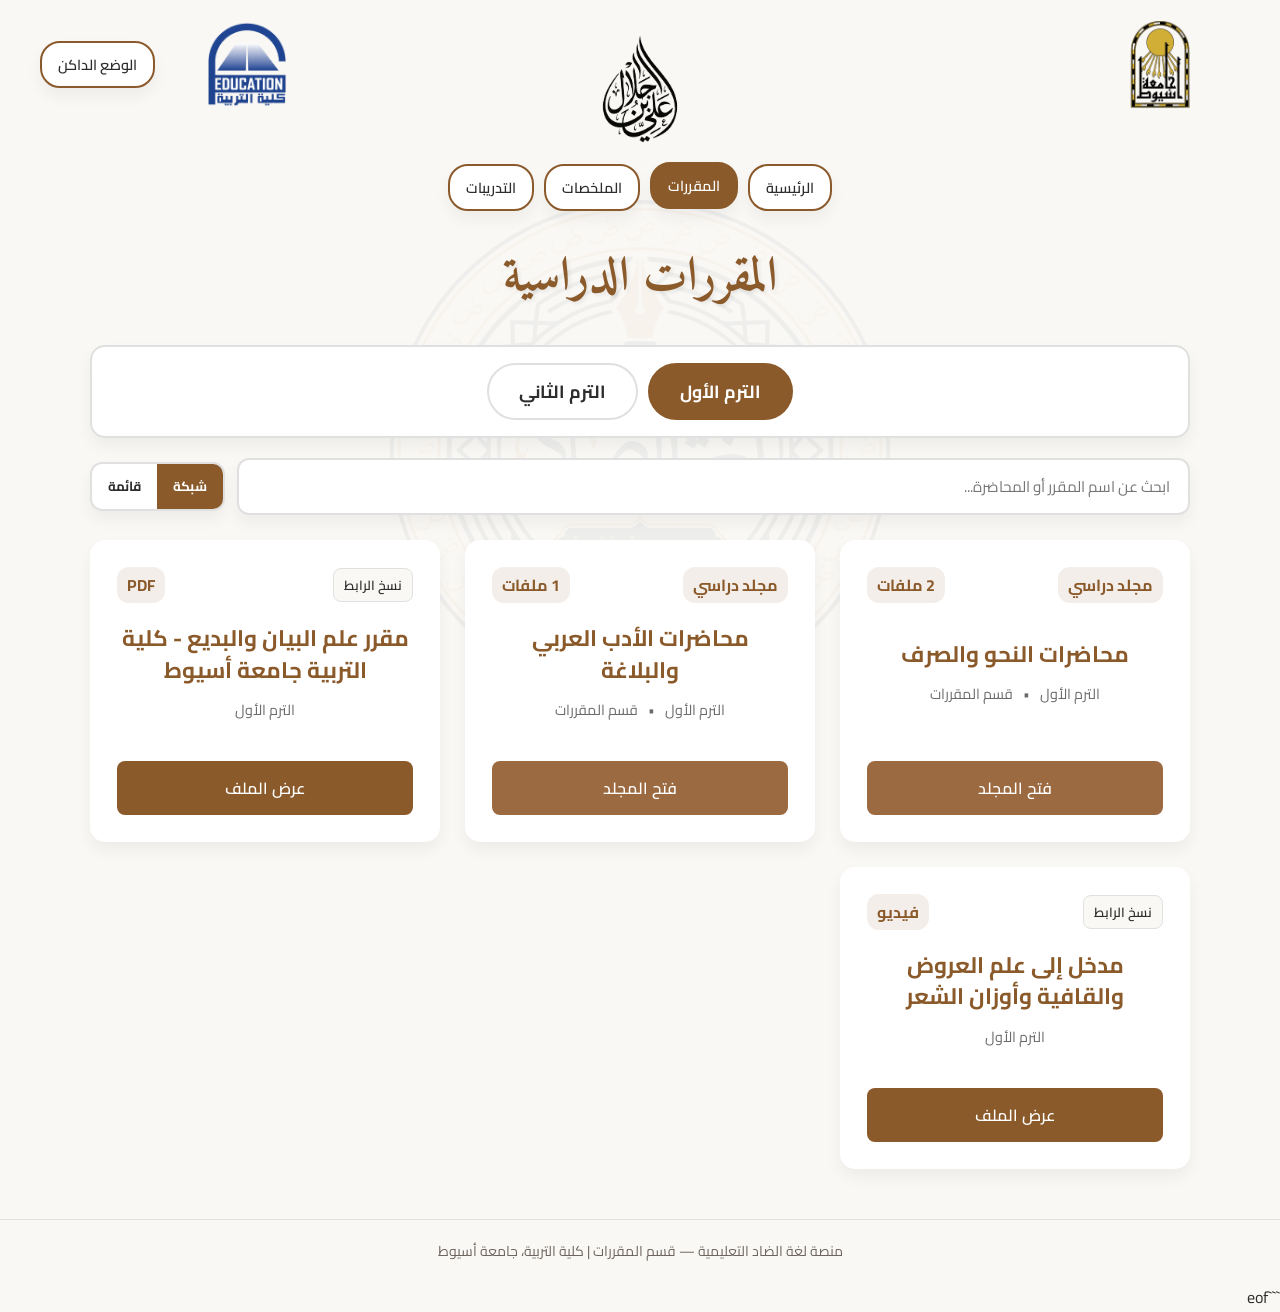
<file: courses.html>
<!DOCTYPE html>
<html lang="ar" dir="rtl">
<head>
    <meta charset="UTF-8">
    <meta name="viewport" content="width=device-width, initial-scale=1.0">
    <title>المقررات الدراسية - منصة لغة الضاد</title>
    <link rel="preconnect" href="https://fonts.googleapis.com">
    <link rel="preconnect" href="https://fonts.gstatic.com" crossorigin>
    <link href="https://fonts.googleapis.com/css2?family=Amiri:ital,wght@0,400;0,700;1,400;1,700&family=Cairo:wght@400;600;800&display=swap" rel="stylesheet">
    <style>

        :root {
            --bg-color: #FAF8F5;
            --text-color: #2D2D2D;
            --text-muted: #6E655F;
            --primary-color: #8B5A2B;
            --primary-hover: #6F451E;
            --primary-soft: rgba(139, 90, 43, 0.1);
            --secondary-color: #9C6A41; 
            --secondary-soft: rgba(156, 106, 65, 0.12);
            --danger-color: #D32F2F;
            --danger-soft: rgba(211, 47, 47, 0.1);
            --warning-color: #D97706;
            --info-color: #0284C7;
            --box-bg: #FFFFFF;
            --input-bg: #FAF8F5;
            --box-shadow: 0 8px 16px rgba(0,0,0,0.05);
            --box-shadow-hover: 0 12px 24px rgba(139, 90, 43, 0.15);
            --transition: all 0.3s ease;
            --border-color: #E0E0E0;
        }

        body.dark-mode {
            --bg-color: #121212; 
            --text-color: #F0F0F0;
            --text-muted: #A8A096;
            --primary-color: #D4A373;
            --primary-hover: #E5B88B;
            --primary-soft: rgba(212, 163, 115, 0.14);
            --secondary-color: #E5B88B;
            --secondary-soft: rgba(229, 184, 139, 0.15);
            --danger-color: #EF5350;
            --danger-soft: rgba(239, 83, 80, 0.15);
            --warning-color: #F59E0B;
            --info-color: #38BDF8;
            --box-bg: #1E1E1E;
            --input-bg: #161616;
            --box-shadow: 0 8px 16px rgba(0,0,0,0.4);
            --box-shadow-hover: 0 14px 28px rgba(0,0,0,0.65);
            --border-color: #383838;
        }

        * {
            box-sizing: border-box;
            margin: 0;
            padding: 0;
        }

        body::before {
            content: "";
            position: fixed;
            top: 50%;
            left: 50%;
            transform: translate(-50%, -50%);
            width: 500px;
            height: 500px;
            background-image: url('dd11.png');
            background-size: contain;
            background-repeat: no-repeat;
            background-position: center;
            opacity: 0.05;
            z-index: -1;
            pointer-events: none;
        }

        body.dark-mode::before {
            opacity: 0.03;
        }

        body {
            font-family: 'Cairo', sans-serif;
            background-color: var(--bg-color);
            color: var(--text-color);
            transition: var(--transition);
            min-height: 100vh;
            display: flex;
            flex-direction: column;
            position: relative;
            overflow-x: hidden;
        }

        .site-header {
            padding: 20px 40px;
            display: flex;
            justify-content: space-between;
            align-items: center;
            position: relative;
            z-index: 20;
            min-height: 120px;
        }

        .right-section {
            display: flex;
            align-items: center;
            gap: 15px;
        }

        .left-section {
            display: flex;
            align-items: center;
            gap: 12px;
            flex-wrap: wrap;
        }

        .logo-uni {
            position: absolute;
            top: 20px;
            right: 40px;
            width: 160px;
            height: auto;
            z-index: 10;
        }

        .logo-college {
            width: 160px;
            height: auto;
        }

        .logo-user-container {
            display: flex;
            flex-direction: column;
            align-items: center;
            justify-content: center;
            position: absolute;
            top: 18px;
            left: 50%;
            transform: translateX(-50%);
            z-index: 10;
            cursor: pointer;
        }

        .logo-user {
            width: 260px;
            height: auto;
            object-fit: contain;
            transition: var(--transition);
        }

        body.dark-mode .logo-user.invert-dark {
            filter: invert(1) brightness(1.85) drop-shadow(0 2px 8px rgba(212,163,115,0.25));
        }

        .theme-btn, .btn {
            background-color: var(--box-bg);
            color: var(--text-color);
            border: 2px solid var(--primary-color);
            padding: 8px 16px;
            border-radius: 20px;
            font-family: 'Cairo', sans-serif;
            font-weight: 600;
            cursor: pointer;
            transition: var(--transition);
            box-shadow: var(--box-shadow);
            font-size: 0.9rem;
            text-decoration: none;
            display: inline-flex;
            align-items: center;
            justify-content: center;
            gap: 6px;
        }

        .theme-btn:hover, .btn:hover, .btn.active-nav {
            background-color: var(--primary-color);
            color: #fff;
            transform: translateY(-2px);
        }

        .btn-danger-outline {
            border-color: var(--danger-color);
            color: var(--danger-color);
        }
        .btn-danger-outline:hover {
            background-color: var(--danger-color);
            color: #fff;
        }

        .top-nav-pills {
            display: flex;
            justify-content: center;
            gap: 10px;
            flex-wrap: wrap;
            margin: 35px auto 15px;
            padding: 0 20px;
            position: relative;
            z-index: 18;
        }

        .container {
            max-width: 1140px;
            width: 100%;
            margin: 0 auto;
            padding: 10px 20px 50px;
            position: relative;
            z-index: 15;
            flex: 1;
        }

        .page-title {
            font-family: 'Amiri', serif;
            font-size: 3rem;
            text-align: center;
            color: var(--primary-color);
            margin-bottom: 25px;
            text-shadow: 2px 2px 4px rgba(0,0,0,0.08);
        }

        .filter-bar-box {
            background-color: var(--box-bg);
            border: 2px solid var(--border-color);
            border-radius: 15px;
            padding: 16px 20px;
            box-shadow: var(--box-shadow);
            margin-bottom: 20px;
            display: flex;
            justify-content: center; /* توسيط تبويبات الترم */
            align-items: center;
            flex-wrap: wrap;
            gap: 14px;
        }

        .tabs-group {
            display: flex;
            gap: 10px;
            flex-wrap: wrap;
            align-items: center;
        }

        .tab-btn {
            background-color: transparent;
            border: 2px solid var(--border-color);
            color: var(--text-color);
            padding: 10px 30px;
            border-radius: 30px;
            font-size: 1.1rem;
            font-weight: bold;
            cursor: pointer;
            transition: var(--transition);
            font-family: inherit;
            display: inline-flex;
            align-items: center;
            gap: 8px;
        }

        .tab-btn:hover {
            border-color: var(--primary-color);
        }

        .tab-btn.active {
            background-color: var(--primary-color);
            border-color: var(--primary-color);
            color: #fff;
        }

        .search-toolbar {
            display: flex;
            gap: 12px;
            margin-bottom: 25px;
            flex-wrap: wrap;
            align-items: center;
        }

        .search-box {
            flex: 1;
            min-width: 240px;
            position: relative;
        }

        .search-box input {
            width: 100%;
            padding: 12px 18px;
            border-radius: 12px;
            border: 2px solid var(--border-color);
            background-color: var(--box-bg);
            color: var(--text-color);
            font-family: inherit;
            font-size: 0.95rem;
            box-shadow: var(--box-shadow);
            transition: var(--transition);
        }

        .search-box input:focus {
            border-color: var(--primary-color);
            outline: none;
        }

        .view-toggle {
            display: flex;
            background-color: var(--box-bg);
            border: 2px solid var(--border-color);
            border-radius: 12px;
            overflow: hidden;
            box-shadow: var(--box-shadow);
        }

        .view-toggle button {
            border: none;
            background: transparent;
            color: var(--text-color);
            padding: 10px 16px;
            font-family: inherit;
            font-weight: 700;
            cursor: pointer;
            transition: var(--transition);
        }

        .view-toggle button.active {
            background-color: var(--primary-color);
            color: #fff;
        }

        .folder-breadcrumb {
            background-color: var(--primary-soft);
            border: 2px solid var(--primary-color);
            border-radius: 12px;
            padding: 12px 20px;
            margin-bottom: 22px;
            display: none;
            justify-content: space-between;
            align-items: center;
            flex-wrap: wrap;
            gap: 10px;
        }

        .content-grid {
            display: grid;
            grid-template-columns: repeat(auto-fill, minmax(300px, 1fr));
            gap: 25px;
        }

        .content-grid.list-view {
            grid-template-columns: 1fr;
        }

        .card {
            background-color: var(--box-bg);
            border-radius: 15px;
            padding: 25px;
            box-shadow: var(--box-shadow);
            border: 2px solid transparent;
            transition: var(--transition);
            display: flex;
            flex-direction: column;
            justify-content: space-between;
            position: relative;
        }

        .content-grid.list-view .card {
            flex-direction: row;
            align-items: center;
            gap: 20px;
            flex-wrap: wrap;
        }

        .card:hover {
            transform: translateY(-6px);
            border-color: var(--primary-color);
            box-shadow: var(--box-shadow-hover);
        }

        .card-top-bar {
            display: flex;
            justify-content: space-between;
            align-items: center;
            margin-bottom: 14px;
            gap: 8px;
        }

        .content-grid.list-view .card-top-bar {
            margin-bottom: 0;
            order: 2;
        }

        .icon-actions {
            display: flex;
            gap: 6px;
        }

        .icon-btn {
            padding: 4px 10px;
            border-radius: 8px;
            border: 1px solid var(--border-color);
            background-color: var(--input-bg);
            color: var(--text-color);
            cursor: pointer;
            display: inline-flex;
            align-items: center;
            justify-content: center;
            font-size: 0.82rem;
            font-family: inherit;
            font-weight: 600;
            transition: var(--transition);
        }

        .icon-btn:hover {
            border-color: var(--primary-color);
            color: var(--primary-color);
            transform: scale(1.07);
        }

        .card-center {
            text-align: center;
            margin: 6px 0 18px;
        }

        .content-grid.list-view .card-center {
            text-align: right;
            display: flex;
            align-items: center;
            gap: 16px;
            margin: 0;
            flex: 1;
        }

        .card-title {
            font-size: 1.4rem;
            margin-bottom: 10px;
            color: var(--primary-color);
            font-weight: bold;
            line-height: 1.4;
        }

        .card-meta {
            font-size: 0.9rem;
            opacity: 0.7;
            margin-bottom: 20px;
            display: flex;
            justify-content: center;
            gap: 10px;
            flex-wrap: wrap;
        }

        .content-grid.list-view .card-meta {
            justify-content: flex-start;
        }

        .meta-pill {
            background-color: var(--primary-soft);
            color: var(--primary-color);
            padding: 3px 10px;
            border-radius: 12px;
            font-weight: 700;
        }

        .view-btn {
            background-color: var(--primary-color);
            color: #fff;
            padding: 12px;
            text-align: center;
            border-radius: 8px;
            text-decoration: none;
            font-weight: 600;
            transition: var(--transition);
            display: block;
            border: none;
            width: 100%;
            cursor: pointer;
            font-family: inherit;
            font-size: 1rem;
        }

        .content-grid.list-view .view-btn {
            width: auto;
            min-width: 150px;
            order: 3;
        }

        .view-btn:hover {
            background-color: var(--primary-hover);
        }

        .folder-view-btn {
            background-color: var(--secondary-color);
        }
        .folder-view-btn:hover {
            opacity: 0.92;
        }

        .empty-state {
            grid-column: 1 / -1;
            text-align: center;
            padding: 55px 20px;
            background-color: var(--box-bg);
            border: 2px dashed var(--border-color);
            border-radius: 15px;
            color: var(--text-muted);
            font-size: 1.1rem;
            font-weight: 600;
        }

        .modal-backdrop {
            position: fixed;
            inset: 0;
            background: rgba(0,0,0,0.65);
            backdrop-filter: blur(3px);
            display: none;
            justify-content: center;
            align-items: center;
            z-index: 9000;
            padding: 20px;
        }

        .modal-card {
            background-color: var(--box-bg);
            border: 2px solid var(--primary-color);
            border-radius: 16px;
            padding: 28px;
            max-width: 480px;
            width: 100%;
            box-shadow: var(--box-shadow-hover);
        }

        .modal-card h3 {
            color: var(--primary-color);
            margin-bottom: 18px;
            font-size: 1.35rem;
            border-bottom: 2px solid var(--border-color);
            padding-bottom: 10px;
        }

        footer.site-footer {
            text-align: center;
            padding: 18px;
            font-size: 0.88rem;
            color: var(--text-muted);
            border-top: 1px solid var(--border-color);
            margin-top: auto;
            position: relative;
            z-index: 15;
        }

        @media (max-width: 768px) {
            .site-header { padding: 15px 18px; min-height: 95px; }
            .logo-uni, .logo-college { width: 90px; top: 15px; }
            .logo-uni { right: 15px; }
            .logo-user { width: 170px; top: 60px;}
            .page-title { font-size: 2.3rem; margin-bottom: 20px; }
            .top-nav-pills { margin-top: 25px; }
            .theme-btn, .btn { padding: 6px 12px; font-size: 0.82rem; }
        }

    </style>
</head>
<body>


    <header class="site-header">
        <div class="right-section">
            <img src="una11.png" alt="شعار جامعة أسيوط" class="logo-uni" title="جامعة أسيوط">
        </div>

        <div class="logo-user-container" onclick="goToPage('index.html')" title="العودة للرئيسية - منصة لغة الضاد">
            <img src="lord11.png" id="platformCenterLogo" alt="شعار علي جلال" class="logo-user invert-dark">
        </div>

        <div class="left-section">
            <img src="edu11.png" alt="شعار كلية التربية" class="logo-college" title="كلية التربية - جامعة أسيوط">
            <button type="button" id="themeToggleBtn" class="theme-btn">الوضع الداكن</button>
        </div>
    </header>

    <nav class="top-nav-pills" aria-label="التنقل الرئيسي">
        <button type="button" onclick="goToPage('index.html')" class="btn">الرئيسية</button>
        <button type="button" onclick="goToPage('courses.html')" class="btn active-nav">المقررات</button>
        <button type="button" onclick="goToPage('summaries.html')" class="btn">الملخصات</button>
        <button type="button" onclick="goToPage('exercises.html')" class="btn">التدريبات</button>
    </nav>


    <div class="container">
        <h1 class="page-title">المقررات الدراسية</h1>

        <div class="filter-bar-box">
            <div class="tabs-group">
                <button type="button" class="tab-btn active" id="term1Btn" onclick="setTerm('الترم الأول')">الترم الأول</button>
                <button type="button" class="tab-btn" id="term2Btn" onclick="setTerm('الترم الثاني')">الترم الثاني</button>
            </div>
        </div>

        <div class="search-toolbar">
            <div class="search-box">
                <input type="text" id="searchInput" placeholder="ابحث عن اسم المقرر أو المحاضرة..." oninput="renderSectionContent()">
            </div>

            <div class="view-toggle">
                <button type="button" id="gridViewBtn" class="active" onclick="setViewMode('grid')">شبكة</button>
                <button type="button" id="listViewBtn" onclick="setViewMode('list')">قائمة</button>
            </div>
        </div>

        <div class="folder-breadcrumb" id="folderBreadcrumb">
            <div>
                <span style="font-weight:800; color:var(--primary-color);">المجلد المفتوح: </span>
                <span id="activeFolderTitle" style="font-weight:700;"></span>
            </div>
            <button type="button" class="btn btn-danger-outline" onclick="closeFolderView()">← العودة للقائمة الرئيسية</button>
        </div>

        <div class="content-grid" id="mainContentGrid"></div>
    </div>

    <footer class="site-footer">
        منصة لغة الضاد التعليمية — قسم المقررات | كلية التربية، جامعة أسيوط
    </footer>

    <script>

        const STORAGE_KEYS = {
            FOLDERS: 'lughat_folders_v2',
            FILES: 'lughat_files_v2',
            SETTINGS: 'lughat_settings_v2'
        };

        const DEFAULT_FOLDERS = [
            { id: 'fld_1', name: 'محاضرات النحو والصرف', section: 'المقررات', term: 'الترم الأول', order: 1 },
            { id: 'fld_2', name: 'محاضرات الأدب العربي والبلاغة', section: 'المقررات', term: 'الترم الأول', order: 2 },
            { id: 'fld_3', name: 'محاضرات فقه اللغة والصوتيات', section: 'المقررات', term: 'الترم الثاني', order: 1 }
        ];

        const DEFAULT_FILES = [
            { id: 'fil_1', name: 'كتاب النحو الوافي - باب المبتدأ والخبر وتطبيقاته', link: 'https://drive.google.com/', section: 'المقررات', term: 'الترم الأول', folder: 'محاضرات النحو والصرف', type: 'PDF', order: 1 },
            { id: 'fil_2', name: 'شرح كان وأخواتها وإن وأخواتها بالتفصيل', link: 'https://drive.google.com/', section: 'المقررات', term: 'الترم الأول', folder: 'محاضرات النحو والصرف', type: 'فيديو', order: 2 },
            { id: 'fil_3', name: 'تاريخ الأدب الجاهلي وخصائص القصيدة العربية', link: 'https://drive.google.com/', section: 'المقررات', term: 'الترم الأول', folder: 'محاضرات الأدب العربي والبلاغة', type: 'PDF', order: 1 },
            { id: 'fil_4', name: 'مقرر علم البيان والبديع - كلية التربية جامعة أسيوط', link: 'https://drive.google.com/', section: 'المقررات', term: 'الترم الأول', folder: 'الرئيسية', type: 'PDF', order: 1 },
            { id: 'fil_5', name: 'مدخل إلى علم العروض والقافية وأوزان الشعر', link: 'https://drive.google.com/', section: 'المقررات', term: 'الترم الأول', folder: 'الرئيسية', type: 'فيديو', order: 2 },
            { id: 'fil_6', name: 'فقه اللغة العربية وخصائص الأصوات والمعاجم', link: 'https://drive.google.com/', section: 'المقررات', term: 'الترم الثاني', folder: 'محاضرات فقه اللغة والصوتيات', type: 'PDF', order: 1 },
            { id: 'fil_7', name: 'الأدب الإسلامي والأموي - تحليل نصوص مختارة', link: 'https://drive.google.com/', section: 'المقررات', term: 'الترم الثاني', folder: 'الرئيسية', type: 'PDF', order: 1 },
            { id: 'fil_8', name: 'المنصوبات والمجرورات في النحو العربي', link: 'https://drive.google.com/', section: 'المقررات', term: 'الترم الثاني', folder: 'الرئيسية', type: 'فيديو', order: 2 }
        ];

        const DEFAULT_SETTINGS = {
            logoUrl: '',
            adminEmail: 'ail112glal@gmail.com',
            welcomeSubtitle: 'أهلاً بك يا مالك الأكاديمية العظيم'
        };

        function safeGet(key, fallback) {
            try {
                const raw = localStorage.getItem(key);
                return raw ? JSON.parse(raw) : fallback;
            } catch (e) {
                return fallback;
            }
        }

        function safeSet(key, val) {
            try {
                localStorage.setItem(key, JSON.stringify(val));
            } catch (e) {}
        }

        function normalizeSection(sec) {
            if (sec === 'التلخيصات' || sec === 'الملخصات') return 'الملخصات';
            return sec;
        }

        function initStorageData() {
            if (!safeGet(STORAGE_KEYS.FOLDERS, null)) safeSet(STORAGE_KEYS.FOLDERS, DEFAULT_FOLDERS);
            if (!safeGet(STORAGE_KEYS.FILES, null)) safeSet(STORAGE_KEYS.FILES, DEFAULT_FILES);
            if (!safeGet(STORAGE_KEYS.SETTINGS, null)) safeSet(STORAGE_KEYS.SETTINGS, DEFAULT_SETTINGS);
        }

        initStorageData();

        window.goToPage = function(targetPage) {
            window.location.href = targetPage;
        };

        window.showToast = function(message, isError = false) {
            const msg = document.createElement('div');
            const bg = isError ? 'var(--danger-color)' : 'var(--secondary-color)';
            msg.style.cssText = `position:fixed; top:20px; left:20px; background:${bg}; color:white; padding:13px 22px; border-radius:12px; z-index:9999; box-shadow: 0 8px 20px rgba(0,0,0,0.22); font-weight:700; font-family:'Cairo',sans-serif; transition: opacity 0.4s;`;
            msg.innerText = message;
            document.body.appendChild(msg);
            setTimeout(() => {
                msg.style.opacity = '0';
                setTimeout(() => msg.remove(), 400);
            }, 2800);
        };

        function applySharedHeaderAndTheme() {
            const body = document.body;
            const themeBtn = document.getElementById('themeToggleBtn');
            let savedTheme = 'light';
            try { savedTheme = localStorage.getItem('theme') || 'light'; } catch(e) {}

            if (savedTheme === 'dark') {
                body.classList.add('dark-mode');
                if (themeBtn) themeBtn.textContent = 'الوضع الفاتح';
            } else {
                body.classList.remove('dark-mode');
                if (themeBtn) themeBtn.textContent = 'الوضع الداكن';
            }

            if (themeBtn) {
                themeBtn.onclick = () => {
                    body.classList.toggle('dark-mode');
                    const isDark = body.classList.contains('dark-mode');
                    try { localStorage.setItem('theme', isDark ? 'dark' : 'light'); } catch(e) {}
                    themeBtn.textContent = isDark ? 'الوضع الفاتح' : 'الوضع الداكن';
                };
            }

            const settings = safeGet(STORAGE_KEYS.SETTINGS, DEFAULT_SETTINGS);
            const userLogoEl = document.getElementById('platformCenterLogo');
            if (userLogoEl && settings && settings.logoUrl && settings.logoUrl.trim() !== '') {
                userLogoEl.src = settings.logoUrl;
                userLogoEl.classList.remove('invert-dark');
            }
        }

        const CURRENT_SECTION = 'المقررات';
        let currentTerm = 'الترم الأول';
        let currentFolder = 'الرئيسية';
        let viewMode = 'grid';

        window.setTerm = function(term) {
            currentTerm = term;
            currentFolder = 'الرئيسية';
            document.getElementById('term1Btn').classList.toggle('active', term === 'الترم الأول');
            document.getElementById('term2Btn').classList.toggle('active', term === 'الترم الثاني');
            renderSectionContent();
        };

        window.setViewMode = function(mode) {
            viewMode = mode;
            const grid = document.getElementById('mainContentGrid');
            grid.classList.toggle('list-view', mode === 'list');
            document.getElementById('gridViewBtn').classList.toggle('active', mode === 'grid');
            document.getElementById('listViewBtn').classList.toggle('active', mode === 'list');
        };

        window.openFolderView = function(folderName) {
            currentFolder = folderName;
            renderSectionContent();
        };

        window.closeFolderView = function() {
            currentFolder = 'الرئيسية';
            renderSectionContent();
        };

        window.copyItemLink = function(link, name) {
            if (navigator.clipboard && navigator.clipboard.writeText) {
                navigator.clipboard.writeText(link).then(() => {
                    showToast(`تم نسخ رابط "${name}" بنجاح`);
                }).catch(() => {
                    showToast(`الرابط: ${link}`);
                });
            } else {
                showToast(`الرابط: ${link}`);
            }
        };

        window.renderSectionContent = function() {
            const allFolders = safeGet(STORAGE_KEYS.FOLDERS, DEFAULT_FOLDERS);
            const allFiles = safeGet(STORAGE_KEYS.FILES, DEFAULT_FILES);
            const query = (document.getElementById('searchInput').value || '').trim().toLowerCase();

            const breadcrumb = document.getElementById('folderBreadcrumb');
            if (currentFolder !== 'الرئيسية') {
                breadcrumb.style.display = 'flex';
                document.getElementById('activeFolderTitle').textContent = currentFolder;
            } else {
                breadcrumb.style.display = 'none';
            }

            const grid = document.getElementById('mainContentGrid');
            grid.innerHTML = '';

            let foldersToShow = [];
            let filesToShow = [];

            if (currentFolder !== 'الرئيسية') {
                filesToShow = allFiles.filter(f =>
                    normalizeSection(f.section) === CURRENT_SECTION &&
                    f.term === currentTerm &&
                    f.folder === currentFolder &&
                    (!query || f.name.toLowerCase().includes(query))
                );
            } else {
                foldersToShow = allFolders.filter(f =>
                    normalizeSection(f.section) === CURRENT_SECTION &&
                    f.term === currentTerm &&
                    (!query || f.name.toLowerCase().includes(query))
                );
                filesToShow = allFiles.filter(f =>
                    normalizeSection(f.section) === CURRENT_SECTION &&
                    f.term === currentTerm &&
                    (query ? f.name.toLowerCase().includes(query) : (!f.folder || f.folder === 'الرئيسية'))
                );
            }

            // الفرز بالترتيب الافتراضي دائماً (order)
            foldersToShow.sort((a, b) => (Number(a.order) || 0) - (Number(b.order) || 0));
            filesToShow.sort((a, b) => (Number(a.order) || 0) - (Number(b.order) || 0));

            if (foldersToShow.length === 0 && filesToShow.length === 0) {
                grid.innerHTML = `<div class="empty-state">لا توجد عناصر مطابقة في ${currentTerm} حالياً. يمكنك إضافة محتوى جديد من لوحة التحكم.</div>`;
                return;
            }

            foldersToShow.forEach(folder => {
                const insideCount = allFiles.filter(f =>
                    normalizeSection(f.section) === CURRENT_SECTION &&
                    f.term === currentTerm &&
                    f.folder === folder.name
                ).length;

                const card = document.createElement('div');
                card.className = 'card';
                card.innerHTML = `
                    <div class="card-top-bar">
                        <span class="meta-pill">مجلد دراسي</span>
                        <span class="meta-pill">${insideCount} ملفات</span>
                    </div>
                    <div class="card-center">
                        <div>
                            <div class="card-title">${folder.name}</div>
                            <div class="card-meta">
                                <span>${folder.term}</span>
                                <span>•</span>
                                <span>قسم ${CURRENT_SECTION}</span>
                            </div>
                        </div>
                    </div>
                    <button type="button" class="view-btn folder-view-btn" data-folder="">فتح المجلد</button>
                `;
                card.querySelector('button').onclick = () => openFolderView(folder.name);
                grid.appendChild(card);
            });

            filesToShow.forEach(file => {
                const card = document.createElement('div');
                card.className = 'card';
                card.innerHTML = `
                    <div class="card-top-bar">
                        <div class="icon-actions">
                            <button type="button" class="icon-btn" title="نسخ الرابط" data-copy="${file.id}">نسخ الرابط</button>
                        </div>
                        <span class="meta-pill">${file.type || 'PDF'}</span>
                    </div>
                    <div class="card-center">
                        <div>
                            <div class="card-title">${file.name}</div>
                            <div class="card-meta">
                                <span>${file.term}</span>
                                ${file.folder && file.folder !== 'الرئيسية' ? `<span>• ${file.folder}</span>` : ''}
                            </div>
                        </div>
                    </div>
                    <a href="${file.link}" target="_blank" rel="noopener noreferrer" class="view-btn">عرض الملف</a>
                `;
                card.querySelector('[data-copy]').onclick = () => copyItemLink(file.link, file.name);
                grid.appendChild(card);
            });
        };

        applySharedHeaderAndTheme();
        renderSectionContent();
    </script>
</body>
</html>
```eof
</file>
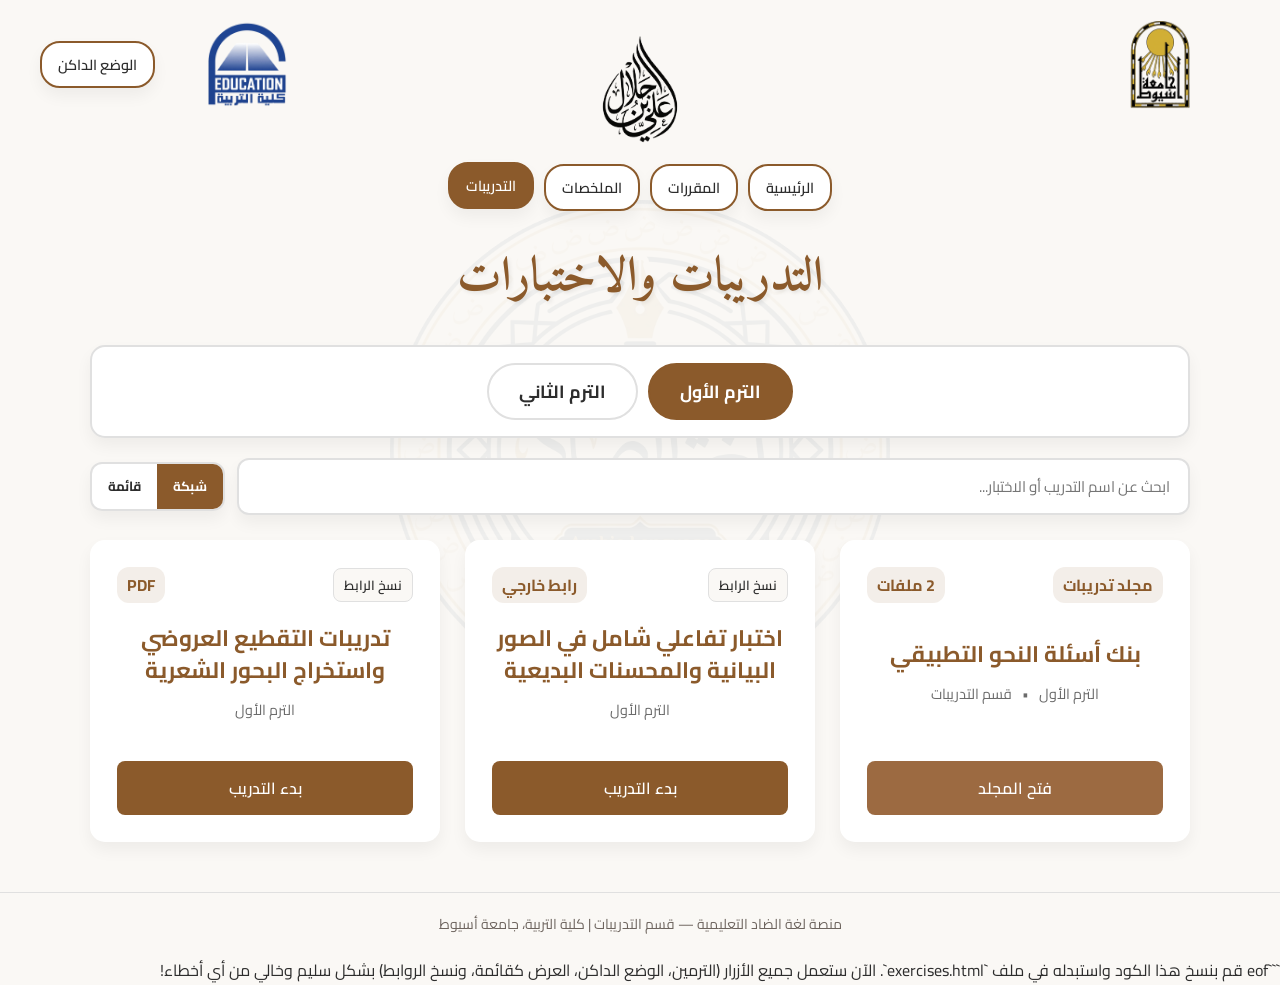
<file: exercises.html>
<!DOCTYPE html>
<html lang="ar" dir="rtl">
<head>
    <meta charset="UTF-8">
    <meta name="viewport" content="width=device-width, initial-scale=1.0">
    <title>التدريبات والاختبارات - منصة لغة الضاد</title>
    <link rel="preconnect" href="https://fonts.googleapis.com">
    <link rel="preconnect" href="https://fonts.gstatic.com" crossorigin>
    <link href="https://fonts.googleapis.com/css2?family=Amiri:ital,wght@0,400;0,700;1,400;1,700&family=Cairo:wght@400;600;800&display=swap" rel="stylesheet">
    <style>

        :root {
            --bg-color: #FAF8F5;
            --text-color: #2D2D2D;
            --text-muted: #6E655F;
            --primary-color: #8B5A2B;
            --primary-hover: #6F451E;
            --primary-soft: rgba(139, 90, 43, 0.1);
            --secondary-color: #9C6A41; 
            --secondary-soft: rgba(156, 106, 65, 0.12);
            --danger-color: #D32F2F;
            --danger-soft: rgba(211, 47, 47, 0.1);
            --warning-color: #D97706;
            --info-color: #0284C7;
            --box-bg: #FFFFFF;
            --input-bg: #FAF8F5;
            --box-shadow: 0 8px 16px rgba(0,0,0,0.05);
            --box-shadow-hover: 0 12px 24px rgba(139, 90, 43, 0.15);
            --transition: all 0.3s ease;
            --border-color: #E0E0E0;
        }

        body.dark-mode {
            --bg-color: #121212; 
            --text-color: #F0F0F0;
            --text-muted: #A8A096;
            --primary-color: #D4A373;
            --primary-hover: #E5B88B;
            --primary-soft: rgba(212, 163, 115, 0.14);
            --secondary-color: #E5B88B;
            --secondary-soft: rgba(229, 184, 139, 0.15);
            --danger-color: #EF5350;
            --danger-soft: rgba(239, 83, 80, 0.15);
            --warning-color: #F59E0B;
            --info-color: #38BDF8;
            --box-bg: #1E1E1E;
            --input-bg: #161616;
            --box-shadow: 0 8px 16px rgba(0,0,0,0.4);
            --box-shadow-hover: 0 14px 28px rgba(0,0,0,0.65);
            --border-color: #383838;
        }

        * {
            box-sizing: border-box;
            margin: 0;
            padding: 0;
        }

        body::before {
            content: "";
            position: fixed;
            top: 50%;
            left: 50%;
            transform: translate(-50%, -50%);
            width: 500px;
            height: 500px;
            background-image: url('dd11.png');
            background-size: contain;
            background-repeat: no-repeat;
            background-position: center;
            opacity: 0.05;
            z-index: -1;
            pointer-events: none;
        }

        body.dark-mode::before {
            opacity: 0.03;
        }

        body {
            font-family: 'Cairo', sans-serif;
            background-color: var(--bg-color);
            color: var(--text-color);
            transition: var(--transition);
            min-height: 100vh;
            display: flex;
            flex-direction: column;
            position: relative;
            overflow-x: hidden;
        }

        .site-header {
            padding: 20px 40px;
            display: flex;
            justify-content: space-between;
            align-items: center;
            position: relative;
            z-index: 20;
            min-height: 120px;
        }

        .right-section {
            display: flex;
            align-items: center;
            gap: 15px;
        }

        .left-section {
            display: flex;
            align-items: center;
            gap: 12px;
            flex-wrap: wrap;
        }

        .logo-uni {
            position: absolute;
            top: 20px;
            right: 40px;
            width: 160px;
            height: auto;
            z-index: 10;
        }

        .logo-college {
            width: 160px;
            height: auto;
        }

        .logo-user-container {
            display: flex;
            flex-direction: column;
            align-items: center;
            justify-content: center;
            position: absolute;
            top: 18px;
            left: 50%;
            transform: translateX(-50%);
            z-index: 10;
            cursor: pointer;
        }

        .logo-user {
            width: 260px;
            height: auto;
            object-fit: contain;
            transition: var(--transition);
        }

        body.dark-mode .logo-user.invert-dark {
            filter: invert(1) brightness(1.85) drop-shadow(0 2px 8px rgba(212,163,115,0.25));
        }

        .theme-btn, .btn {
            background-color: var(--box-bg);
            color: var(--text-color);
            border: 2px solid var(--primary-color);
            padding: 8px 16px;
            border-radius: 20px;
            font-family: 'Cairo', sans-serif;
            font-weight: 600;
            cursor: pointer;
            transition: var(--transition);
            box-shadow: var(--box-shadow);
            font-size: 0.9rem;
            text-decoration: none;
            display: inline-flex;
            align-items: center;
            justify-content: center;
            gap: 6px;
        }

        .theme-btn:hover, .btn:hover, .btn.active-nav {
            background-color: var(--primary-color);
            color: #fff;
            transform: translateY(-2px);
        }

        .btn-danger-outline {
            border-color: var(--danger-color);
            color: var(--danger-color);
        }
        .btn-danger-outline:hover {
            background-color: var(--danger-color);
            color: #fff;
        }

        .top-nav-pills {
            display: flex;
            justify-content: center;
            gap: 10px;
            flex-wrap: wrap;
            margin: 35px auto 15px;
            padding: 0 20px;
            position: relative;
            z-index: 18;
        }

        .container {
            max-width: 1140px;
            width: 100%;
            margin: 0 auto;
            padding: 10px 20px 50px;
            position: relative;
            z-index: 15;
            flex: 1;
        }

        .page-title {
            font-family: 'Amiri', serif;
            font-size: 3rem;
            text-align: center;
            color: var(--primary-color);
            margin-bottom: 25px;
            text-shadow: 2px 2px 4px rgba(0,0,0,0.08);
        }

        .filter-bar-box {
            background-color: var(--box-bg);
            border: 2px solid var(--border-color);
            border-radius: 15px;
            padding: 16px 20px;
            box-shadow: var(--box-shadow);
            margin-bottom: 20px;
            display: flex;
            justify-content: center;
            align-items: center;
            flex-wrap: wrap;
            gap: 14px;
        }

        .tabs-group {
            display: flex;
            gap: 10px;
            flex-wrap: wrap;
            align-items: center;
        }

        .tab-btn {
            background-color: transparent;
            border: 2px solid var(--border-color);
            color: var(--text-color);
            padding: 10px 30px;
            border-radius: 30px;
            font-size: 1.1rem;
            font-weight: bold;
            cursor: pointer;
            transition: var(--transition);
            font-family: inherit;
            display: inline-flex;
            align-items: center;
            gap: 8px;
        }

        .tab-btn:hover {
            border-color: var(--primary-color);
        }

        .tab-btn.active {
            background-color: var(--primary-color);
            border-color: var(--primary-color);
            color: #fff;
        }

        .search-toolbar {
            display: flex;
            gap: 12px;
            margin-bottom: 25px;
            flex-wrap: wrap;
            align-items: center;
        }

        .search-box {
            flex: 1;
            min-width: 240px;
            position: relative;
        }

        .search-box input {
            width: 100%;
            padding: 12px 18px;
            border-radius: 12px;
            border: 2px solid var(--border-color);
            background-color: var(--box-bg);
            color: var(--text-color);
            font-family: inherit;
            font-size: 0.95rem;
            box-shadow: var(--box-shadow);
            transition: var(--transition);
        }

        .search-box input:focus {
            border-color: var(--primary-color);
            outline: none;
        }

        .view-toggle {
            display: flex;
            background-color: var(--box-bg);
            border: 2px solid var(--border-color);
            border-radius: 12px;
            overflow: hidden;
            box-shadow: var(--box-shadow);
        }

        .view-toggle button {
            border: none;
            background: transparent;
            color: var(--text-color);
            padding: 10px 16px;
            font-family: inherit;
            font-weight: 700;
            cursor: pointer;
            transition: var(--transition);
        }

        .view-toggle button.active {
            background-color: var(--primary-color);
            color: #fff;
        }

        .folder-breadcrumb {
            background-color: var(--primary-soft);
            border: 2px solid var(--primary-color);
            border-radius: 12px;
            padding: 12px 20px;
            margin-bottom: 22px;
            display: none;
            justify-content: space-between;
            align-items: center;
            flex-wrap: wrap;
            gap: 10px;
        }

        .content-grid {
            display: grid;
            grid-template-columns: repeat(auto-fill, minmax(300px, 1fr));
            gap: 25px;
        }

        .content-grid.list-view {
            grid-template-columns: 1fr;
        }

        .card {
            background-color: var(--box-bg);
            border-radius: 15px;
            padding: 25px;
            box-shadow: var(--box-shadow);
            border: 2px solid transparent;
            transition: var(--transition);
            display: flex;
            flex-direction: column;
            justify-content: space-between;
            position: relative;
        }

        .content-grid.list-view .card {
            flex-direction: row;
            align-items: center;
            gap: 20px;
            flex-wrap: wrap;
        }

        .card:hover {
            transform: translateY(-6px);
            border-color: var(--primary-color);
            box-shadow: var(--box-shadow-hover);
        }

        .card-top-bar {
            display: flex;
            justify-content: space-between;
            align-items: center;
            margin-bottom: 14px;
            gap: 8px;
        }

        .content-grid.list-view .card-top-bar {
            margin-bottom: 0;
            order: 2;
        }

        .icon-actions {
            display: flex;
            gap: 6px;
        }

        .icon-btn {
            padding: 4px 10px;
            border-radius: 8px;
            border: 1px solid var(--border-color);
            background-color: var(--input-bg);
            color: var(--text-color);
            cursor: pointer;
            display: inline-flex;
            align-items: center;
            justify-content: center;
            font-size: 0.82rem;
            font-family: inherit;
            font-weight: 600;
            transition: var(--transition);
        }

        .icon-btn:hover {
            border-color: var(--primary-color);
            color: var(--primary-color);
            transform: scale(1.07);
        }

        .card-center {
            text-align: center;
            margin: 6px 0 18px;
        }

        .content-grid.list-view .card-center {
            text-align: right;
            display: flex;
            align-items: center;
            gap: 16px;
            margin: 0;
            flex: 1;
        }

        .card-title {
            font-size: 1.4rem;
            margin-bottom: 10px;
            color: var(--primary-color);
            font-weight: bold;
            line-height: 1.4;
        }

        .card-meta {
            font-size: 0.9rem;
            opacity: 0.7;
            margin-bottom: 20px;
            display: flex;
            justify-content: center;
            gap: 10px;
            flex-wrap: wrap;
        }

        .content-grid.list-view .card-meta {
            justify-content: flex-start;
        }

        .meta-pill {
            background-color: var(--primary-soft);
            color: var(--primary-color);
            padding: 3px 10px;
            border-radius: 12px;
            font-weight: 700;
        }

        .view-btn {
            background-color: var(--primary-color);
            color: #fff;
            padding: 12px;
            text-align: center;
            border-radius: 8px;
            text-decoration: none;
            font-weight: 600;
            transition: var(--transition);
            display: block;
            border: none;
            width: 100%;
            cursor: pointer;
            font-family: inherit;
            font-size: 1rem;
        }

        .content-grid.list-view .view-btn {
            width: auto;
            min-width: 150px;
            order: 3;
        }

        .view-btn:hover {
            background-color: var(--primary-hover);
        }

        .folder-view-btn {
            background-color: var(--secondary-color);
        }
        .folder-view-btn:hover {
            opacity: 0.92;
        }

        .empty-state {
            grid-column: 1 / -1;
            text-align: center;
            padding: 55px 20px;
            background-color: var(--box-bg);
            border: 2px dashed var(--border-color);
            border-radius: 15px;
            color: var(--text-muted);
            font-size: 1.1rem;
            font-weight: 600;
        }

        footer.site-footer {
            text-align: center;
            padding: 18px;
            font-size: 0.88rem;
            color: var(--text-muted);
            border-top: 1px solid var(--border-color);
            margin-top: auto;
            position: relative;
            z-index: 15;
        }

        @media (max-width: 768px) {
            .site-header { padding: 15px 18px; min-height: 95px; }
            .logo-uni, .logo-college { width: 90px; top: 15px; }
            .logo-uni { right: 15px; }
            .logo-user { width: 170px; top: 60px;}
            .page-title { font-size: 2.3rem; margin-bottom: 20px; }
            .top-nav-pills { margin-top: 25px; }
            .theme-btn, .btn { padding: 6px 12px; font-size: 0.82rem; }
        }

    </style>
</head>
<body>

    <header class="site-header">
        <div class="right-section">
            <img src="una11.png" alt="شعار جامعة أسيوط" class="logo-uni" title="جامعة أسيوط">
        </div>

        <div class="logo-user-container" onclick="goToPage('index.html')" title="العودة للرئيسية - منصة لغة الضاد">
            <img src="lord11.png" id="platformCenterLogo" alt="شعار علي جلال" class="logo-user invert-dark">
        </div>

        <div class="left-section">
            <img src="edu11.png" alt="شعار كلية التربية" class="logo-college" title="كلية التربية - جامعة أسيوط">
            <button type="button" id="themeToggleBtn" class="theme-btn">الوضع الداكن</button>
        </div>
    </header>

    <nav class="top-nav-pills" aria-label="التنقل الرئيسي">
        <button type="button" onclick="goToPage('index.html')" class="btn">الرئيسية</button>
        <button type="button" onclick="goToPage('courses.html')" class="btn">المقررات</button>
        <button type="button" onclick="goToPage('summaries.html')" class="btn">الملخصات</button>
        <button type="button" onclick="goToPage('exercises.html')" class="btn active-nav">التدريبات</button>
    </nav>

    <div class="container">
        <h1 class="page-title">التدريبات والاختبارات</h1>

        <div class="filter-bar-box">
            <div class="tabs-group">
                <button type="button" class="tab-btn active" id="term1Btn" onclick="setTerm('الترم الأول')">الترم الأول</button>
                <button type="button" class="tab-btn" id="term2Btn" onclick="setTerm('الترم الثاني')">الترم الثاني</button>
            </div>
        </div>

        <div class="search-toolbar">
            <div class="search-box">
                <input type="text" id="searchInput" placeholder="ابحث عن اسم التدريب أو الاختبار..." oninput="renderSectionContent()">
            </div>

            <div class="view-toggle">
                <button type="button" id="gridViewBtn" class="active" onclick="setViewMode('grid')">شبكة</button>
                <button type="button" id="listViewBtn" onclick="setViewMode('list')">قائمة</button>
            </div>
        </div>

        <div class="folder-breadcrumb" id="folderBreadcrumb">
            <div>
                <span style="font-weight:800; color:var(--primary-color);">المجلد المفتوح: </span>
                <span id="activeFolderTitle" style="font-weight:700;"></span>
            </div>
            <button type="button" class="btn btn-danger-outline" onclick="closeFolderView()">← العودة للقائمة الرئيسية</button>
        </div>

        <div class="content-grid" id="mainContentGrid"></div>
    </div>

    <footer class="site-footer">
        منصة لغة الضاد التعليمية — قسم التدريبات | كلية التربية، جامعة أسيوط
    </footer>

    <script>
        const STORAGE_KEYS = {
            FOLDERS: 'lughat_folders_v2',
            FILES: 'lughat_files_v2',
            SETTINGS: 'lughat_settings_v2'
        };

        const DEFAULT_FOLDERS = [
            { id: 'fld_1', name: 'محاضرات النحو والصرف', section: 'المقررات', term: 'الترم الأول', order: 1 },
            { id: 'fld_2', name: 'محاضرات الأدب العربي والبلاغة', section: 'المقررات', term: 'الترم الأول', order: 2 },
            { id: 'fld_3', name: 'محاضرات فقه اللغة والصوتيات', section: 'المقررات', term: 'الترم الثاني', order: 1 },
            { id: 'fld_4', name: 'مراجعات ليلة الامتحان الشاملة', section: 'الملخصات', term: 'الترم الأول', order: 1 },
            { id: 'fld_5', name: 'ملخصات القواعد البلاغية والعروض', section: 'الملخصات', term: 'الترم الثاني', order: 1 },
            { id: 'fld_6', name: 'بنك أسئلة النحو التطبيقي', section: 'التدريبات', term: 'الترم الأول', order: 1 },
            { id: 'fld_7', name: 'اختبارات الأعوام السابقة (تربية أسيوط)', section: 'التدريبات', term: 'الترم الثاني', order: 1 }
        ];

        const DEFAULT_FILES = [
            { id: 'fil_1', name: 'كتاب النحو الوافي - باب المبتدأ والخبر وتطبيقاته', link: 'https://drive.google.com/', section: 'المقررات', term: 'الترم الأول', folder: 'محاضرات النحو والصرف', type: 'PDF', order: 1 },
            { id: 'fil_2', name: 'شرح كان وأخواتها وإن وأخواتها بالتفصيل', link: 'https://drive.google.com/', section: 'المقررات', term: 'الترم الأول', folder: 'محاضرات النحو والصرف', type: 'فيديو', order: 2 },
            { id: 'fil_3', name: 'تاريخ الأدب الجاهلي وخصائص القصيدة العربية', link: 'https://drive.google.com/', section: 'المقررات', term: 'الترم الأول', folder: 'محاضرات الأدب العربي والبلاغة', type: 'PDF', order: 1 },
            { id: 'fil_4', name: 'مقرر علم البيان والبديع - كلية التربية جامعة أسيوط', link: 'https://drive.google.com/', section: 'المقررات', term: 'الترم الأول', folder: 'الرئيسية', type: 'PDF', order: 1 },
            { id: 'fil_5', name: 'مدخل إلى علم العروض والقافية وأوزان الشعر', link: 'https://drive.google.com/', section: 'المقررات', term: 'الترم الأول', folder: 'الرئيسية', type: 'فيديو', order: 2 },
            { id: 'fil_6', name: 'فقه اللغة العربية وخصائص الأصوات والمعاجم', link: 'https://drive.google.com/', section: 'المقررات', term: 'الترم الثاني', folder: 'محاضرات فقه اللغة والصوتيات', type: 'PDF', order: 1 },
            { id: 'fil_7', name: 'الأدب الإسلامي والأموي - تحليل نصوص مختارة', link: 'https://drive.google.com/', section: 'المقررات', term: 'الترم الثاني', folder: 'الرئيسية', type: 'PDF', order: 1 },
            { id: 'fil_8', name: 'المنصوبات والمجرورات في النحو العربي', link: 'https://drive.google.com/', section: 'المقررات', term: 'الترم الثاني', folder: 'الرئيسية', type: 'فيديو', order: 2 },
            
            { id: 'fil_9', name: 'ملخص خرائط ذهنية لجميع أبواب النحو (الترم الأول)', link: 'https://drive.google.com/', section: 'الملخصات', term: 'الترم الأول', folder: 'مراجعات ليلة الامتحان الشاملة', type: 'PDF', order: 1 },
            { id: 'fil_10', name: 'الخلاصة الذهبية في البلاغة وعلم البيان (٢٠ صفحة)', link: 'https://drive.google.com/', section: 'الملخصات', term: 'الترم الأول', folder: 'مراجعات ليلة الامتحان الشاملة', type: 'PDF', order: 2 },
            { id: 'fil_11', name: 'ملخص مدارس الأدب العربي والشواهد الشعرية المقررة', link: 'https://drive.google.com/', section: 'الملخصات', term: 'الترم الأول', folder: 'الرئيسية', type: 'PDF', order: 1 },
            { id: 'fil_12', name: 'جداول تصريف الأفعال والأوزان الصرفية القياسية', link: 'https://drive.google.com/', section: 'الملخصات', term: 'الترم الأول', folder: 'الرئيسية', type: 'PDF', order: 2 },
            { id: 'fil_13', name: 'ملخص بحور الشعر الستة عشر ومفاتيحها التفعيلية', link: 'https://drive.google.com/', section: 'الملخصات', term: 'الترم الثاني', folder: 'ملخصات القواعد البلاغية والعروض', type: 'PDF', order: 1 },
            { id: 'fil_14', name: 'مذكرة المراجعة النهائية في فقه اللغة وعلم الدلالة', link: 'https://drive.google.com/', section: 'الملخصات', term: 'الترم الثاني', folder: 'الرئيسية', type: 'PDF', order: 1 },
            
            { id: 'fil_15', name: '١٠٠ سؤال اختيار من متعدد وإعراب تطبيقي على النواسخ', link: 'https://drive.google.com/', section: 'التدريبات', term: 'الترم الأول', folder: 'بنك أسئلة النحو التطبيقي', type: 'PDF', order: 1 },
            { id: 'fil_16', name: 'تدريبات إعراب أبيات شعرية من المعلقات السبع مع الحل', link: 'https://drive.google.com/', section: 'التدريبات', term: 'الترم الأول', folder: 'بنك أسئلة النحو التطبيقي', type: 'PDF', order: 2 },
            { id: 'fil_17', name: 'اختبار تفاعلي شامل في الصور البيانية والمحسنات البديعية', link: 'https://drive.google.com/', section: 'التدريبات', term: 'الترم الأول', folder: 'الرئيسية', type: 'رابط خارجي', order: 1 },
            { id: 'fil_18', name: 'تدريبات التقطيع العروضي واستخراج البحور الشعرية', link: 'https://drive.google.com/', section: 'التدريبات', term: 'الترم الأول', folder: 'الرئيسية', type: 'PDF', order: 2 },
            { id: 'fil_19', name: 'نماذج امتحانات كلية التربية جامعة أسيوط المجابة (٢٠٢٢ - ٢٠٢٥)', link: 'https://drive.google.com/', section: 'التدريبات', term: 'الترم الثاني', folder: 'اختبارات الأعوام السابقة (تربية أسيوط)', type: 'PDF', order: 1 },
            { id: 'fil_20', name: 'تطبيقات عملية شاملة على المنصوبات والتوابع النحوية', link: 'https://drive.google.com/', section: 'التدريبات', term: 'الترم الثاني', folder: 'الرئيسية', type: 'PDF', order: 1 }
        ];

        const DEFAULT_SETTINGS = {
            logoUrl: '',
            adminEmail: 'ail112glal@gmail.com',
            welcomeSubtitle: 'أهلاً بك يا مالك الأكاديمية العظيم'
        };

        function safeGet(key, fallback) {
            try {
                const raw = localStorage.getItem(key);
                return raw ? JSON.parse(raw) : fallback;
            } catch (e) {
                return fallback;
            }
        }

        function safeSet(key, val) {
            try {
                localStorage.setItem(key, JSON.stringify(val));
            } catch (e) {}
        }

        function normalizeSection(sec) {
            if (sec === 'التلخيصات' || sec === 'الملخصات') return 'الملخصات';
            return sec;
        }

        function initStorageData() {
            if (!safeGet(STORAGE_KEYS.FOLDERS, null)) safeSet(STORAGE_KEYS.FOLDERS, DEFAULT_FOLDERS);
            if (!safeGet(STORAGE_KEYS.FILES, null)) safeSet(STORAGE_KEYS.FILES, DEFAULT_FILES);
            if (!safeGet(STORAGE_KEYS.SETTINGS, null)) safeSet(STORAGE_KEYS.SETTINGS, DEFAULT_SETTINGS);
        }

        initStorageData();

        window.goToPage = function(targetPage) {
            window.location.href = targetPage;
        };

        window.showToast = function(message) {
            const msg = document.createElement('div');
            msg.style.cssText = `position:fixed; top:20px; left:20px; background:var(--secondary-color); color:white; padding:13px 22px; border-radius:12px; z-index:9999; box-shadow: 0 8px 20px rgba(0,0,0,0.22); font-weight:700; font-family:'Cairo',sans-serif; transition: opacity 0.4s;`;
            msg.innerText = message;
            document.body.appendChild(msg);
            setTimeout(() => {
                msg.style.opacity = '0';
                setTimeout(() => msg.remove(), 400);
            }, 2800);
        };

        function applySharedHeaderAndTheme() {
            const body = document.body;
            const themeBtn = document.getElementById('themeToggleBtn');
            let savedTheme = 'light';
            try { savedTheme = localStorage.getItem('theme') || 'light'; } catch(e) {}

            if (savedTheme === 'dark') {
                body.classList.add('dark-mode');
                if (themeBtn) themeBtn.textContent = 'الوضع الفاتح';
            } else {
                body.classList.remove('dark-mode');
                if (themeBtn) themeBtn.textContent = 'الوضع الداكن';
            }

            if (themeBtn) {
                themeBtn.onclick = () => {
                    body.classList.toggle('dark-mode');
                    const isDark = body.classList.contains('dark-mode');
                    try { localStorage.setItem('theme', isDark ? 'dark' : 'light'); } catch(e) {}
                    themeBtn.textContent = isDark ? 'الوضع الفاتح' : 'الوضع الداكن';
                };
            }

            const settings = safeGet(STORAGE_KEYS.SETTINGS, DEFAULT_SETTINGS);
            const userLogoEl = document.getElementById('platformCenterLogo');
            if (userLogoEl && settings && settings.logoUrl && settings.logoUrl.trim() !== '') {
                userLogoEl.src = settings.logoUrl;
                userLogoEl.classList.remove('invert-dark');
            }
        }

        const CURRENT_SECTION = 'التدريبات';
        let currentTerm = 'الترم الأول';
        let currentFolder = 'الرئيسية';
        let viewMode = 'grid';

        window.setTerm = function(term) {
            currentTerm = term;
            currentFolder = 'الرئيسية';
            document.getElementById('term1Btn').classList.toggle('active', term === 'الترم الأول');
            document.getElementById('term2Btn').classList.toggle('active', term === 'الترم الثاني');
            renderSectionContent();
        };

        window.setViewMode = function(mode) {
            viewMode = mode;
            const grid = document.getElementById('mainContentGrid');
            grid.classList.toggle('list-view', mode === 'list');
            document.getElementById('gridViewBtn').classList.toggle('active', mode === 'grid');
            document.getElementById('listViewBtn').classList.toggle('active', mode === 'list');
        };

        window.openFolderView = function(folderName) {
            currentFolder = folderName;
            renderSectionContent();
        };

        window.closeFolderView = function() {
            currentFolder = 'الرئيسية';
            renderSectionContent();
        };

        window.copyItemLink = function(link, name) {
            if (navigator.clipboard && navigator.clipboard.writeText) {
                navigator.clipboard.writeText(link).then(() => {
                    showToast(`تم نسخ رابط "${name}" بنجاح`);
                }).catch(() => {
                    showToast(`الرابط: ${link}`);
                });
            } else {
                showToast(`الرابط: ${link}`);
            }
        };

        window.renderSectionContent = function() {
            const allFolders = safeGet(STORAGE_KEYS.FOLDERS, DEFAULT_FOLDERS);
            const allFiles = safeGet(STORAGE_KEYS.FILES, DEFAULT_FILES);
            const query = (document.getElementById('searchInput').value || '').trim().toLowerCase();

            const breadcrumb = document.getElementById('folderBreadcrumb');
            if (currentFolder !== 'الرئيسية') {
                breadcrumb.style.display = 'flex';
                document.getElementById('activeFolderTitle').textContent = currentFolder;
            } else {
                breadcrumb.style.display = 'none';
            }

            const grid = document.getElementById('mainContentGrid');
            grid.innerHTML = '';

            let foldersToShow = [];
            let filesToShow = [];

            if (currentFolder !== 'الرئيسية') {
                filesToShow = allFiles.filter(f =>
                    normalizeSection(f.section) === CURRENT_SECTION &&
                    f.term === currentTerm &&
                    f.folder === currentFolder &&
                    (!query || f.name.toLowerCase().includes(query))
                );
            } else {
                foldersToShow = allFolders.filter(f =>
                    normalizeSection(f.section) === CURRENT_SECTION &&
                    f.term === currentTerm &&
                    (!query || f.name.toLowerCase().includes(query))
                );
                filesToShow = allFiles.filter(f =>
                    normalizeSection(f.section) === CURRENT_SECTION &&
                    f.term === currentTerm &&
                    (query ? f.name.toLowerCase().includes(query) : (!f.folder || f.folder === 'الرئيسية'))
                );
            }

            foldersToShow.sort((a, b) => (Number(a.order) || 0) - (Number(b.order) || 0));
            filesToShow.sort((a, b) => (Number(a.order) || 0) - (Number(b.order) || 0));

            if (foldersToShow.length === 0 && filesToShow.length === 0) {
                grid.innerHTML = `<div class="empty-state">لا توجد عناصر مطابقة في ${currentTerm} حالياً.</div>`;
                return;
            }

            foldersToShow.forEach(folder => {
                const insideCount = allFiles.filter(f =>
                    normalizeSection(f.section) === CURRENT_SECTION &&
                    f.term === currentTerm &&
                    f.folder === folder.name
                ).length;

                const card = document.createElement('div');
                card.className = 'card';
                card.innerHTML = `
                    <div class="card-top-bar">
                        <span class="meta-pill">مجلد تدريبات</span>
                        <span class="meta-pill">${insideCount} ملفات</span>
                    </div>
                    <div class="card-center">
                        <div>
                            <div class="card-title">${folder.name}</div>
                            <div class="card-meta">
                                <span>${folder.term}</span>
                                <span>•</span>
                                <span>قسم ${CURRENT_SECTION}</span>
                            </div>
                        </div>
                    </div>
                    <button type="button" class="view-btn folder-view-btn">فتح المجلد</button>
                `;
                card.querySelector('button').onclick = () => openFolderView(folder.name);
                grid.appendChild(card);
            });

            filesToShow.forEach(file => {
                const card = document.createElement('div');
                card.className = 'card';
                card.innerHTML = `
                    <div class="card-top-bar">
                        <div class="icon-actions">
                            <button type="button" class="icon-btn" title="نسخ الرابط" data-copy="${file.id}">نسخ الرابط</button>
                        </div>
                        <span class="meta-pill">${file.type || 'اختبار'}</span>
                    </div>
                    <div class="card-center">
                        <div>
                            <div class="card-title">${file.name}</div>
                            <div class="card-meta">
                                <span>${file.term}</span>
                                ${file.folder && file.folder !== 'الرئيسية' ? `<span>• ${file.folder}</span>` : ''}
                            </div>
                        </div>
                    </div>
                    <a href="${file.link}" target="_blank" rel="noopener noreferrer" class="view-btn">بدء التدريب</a>
                `;
                card.querySelector('[data-copy]').onclick = () => copyItemLink(file.link, file.name);
                grid.appendChild(card);
            });
        };

        applySharedHeaderAndTheme();
        renderSectionContent();
    </script>
</body>
</html>
```eof

قم بنسخ هذا الكود واستبدله في ملف `exercises.html`. الآن ستعمل جميع الأزرار (الترمين، الوضع الداكن، العرض كقائمة، ونسخ الروابط) بشكل سليم وخالي من أي أخطاء!
</file>
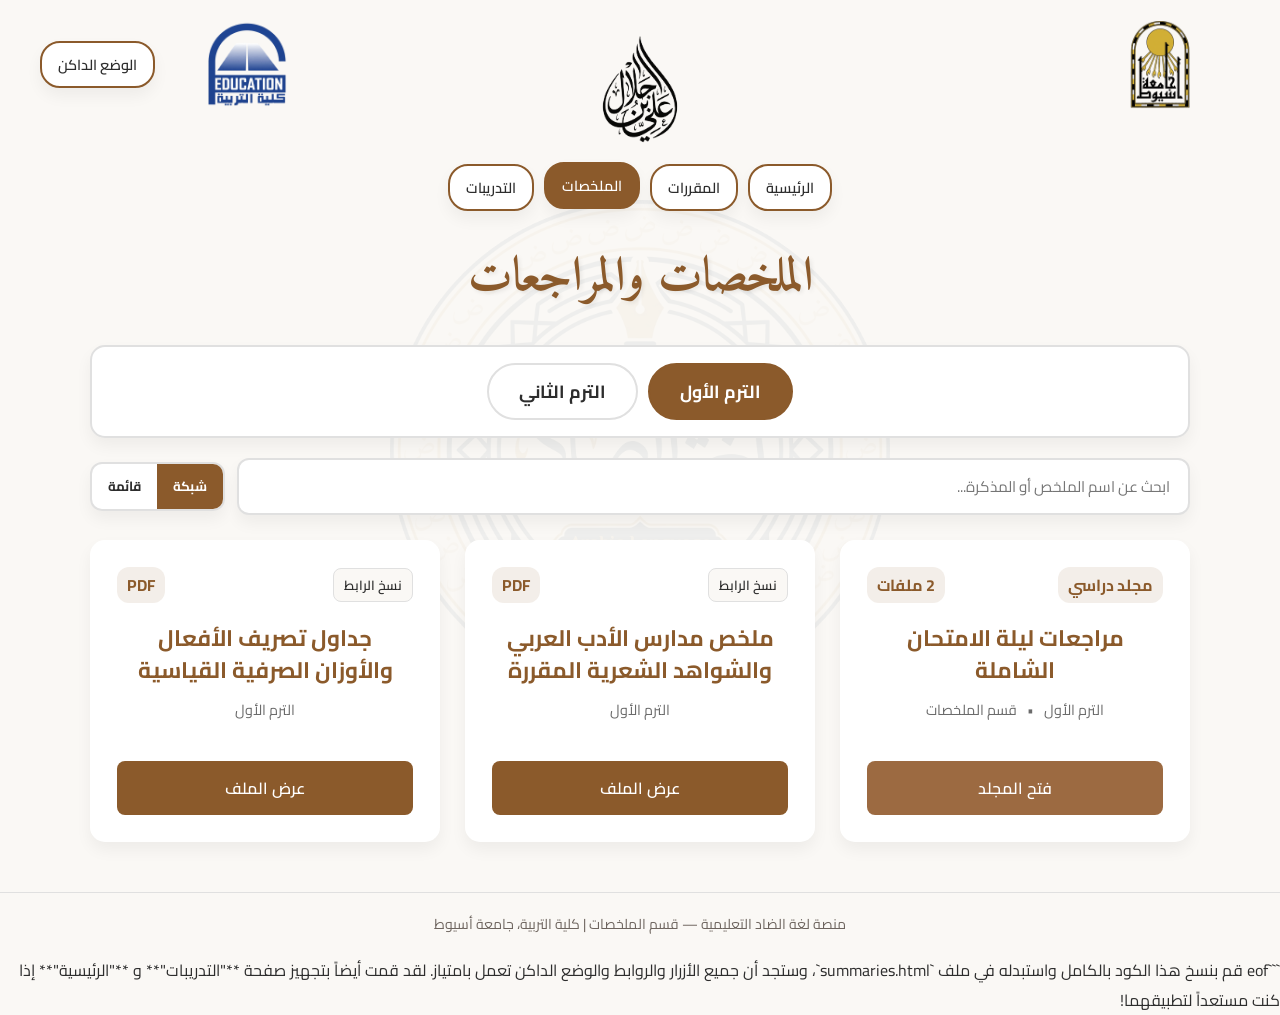
<file: summaries.html>
<!DOCTYPE html>
<html lang="ar" dir="rtl">
<head>
    <meta charset="UTF-8">
    <meta name="viewport" content="width=device-width, initial-scale=1.0">
    <title>الملخصات والمراجعات - منصة لغة الضاد</title>
    <link rel="preconnect" href="https://fonts.googleapis.com">
    <link rel="preconnect" href="https://fonts.gstatic.com" crossorigin>
    <link href="https://fonts.googleapis.com/css2?family=Amiri:ital,wght@0,400;0,700;1,400;1,700&family=Cairo:wght@400;600;800&display=swap" rel="stylesheet">
    <style>

        :root {
            --bg-color: #FAF8F5;
            --text-color: #2D2D2D;
            --text-muted: #6E655F;
            --primary-color: #8B5A2B;
            --primary-hover: #6F451E;
            --primary-soft: rgba(139, 90, 43, 0.1);
            --secondary-color: #9C6A41; 
            --box-bg: #FFFFFF;
            --input-bg: #FAF8F5;
            --box-shadow: 0 8px 16px rgba(0,0,0,0.05);
            --box-shadow-hover: 0 12px 24px rgba(139, 90, 43, 0.15);
            --transition: all 0.3s ease;
            --border-color: #E0E0E0;
        }

        body.dark-mode {
            --bg-color: #121212; 
            --text-color: #F0F0F0;
            --text-muted: #A8A096;
            --primary-color: #D4A373;
            --primary-hover: #E5B88B;
            --primary-soft: rgba(212, 163, 115, 0.14);
            --secondary-color: #E5B88B;
            --box-bg: #1E1E1E;
            --input-bg: #161616;
            --box-shadow: 0 8px 16px rgba(0,0,0,0.4);
            --box-shadow-hover: 0 14px 28px rgba(0,0,0,0.65);
            --border-color: #383838;
        }

        * {
            box-sizing: border-box;
            margin: 0;
            padding: 0;
        }

        body::before {
            content: "";
            position: fixed;
            top: 50%;
            left: 50%;
            transform: translate(-50%, -50%);
            width: 500px;
            height: 500px;
            background-image: url('dd11.png');
            background-size: contain;
            background-repeat: no-repeat;
            background-position: center;
            opacity: 0.05;
            z-index: -1;
            pointer-events: none;
        }

        body.dark-mode::before {
            opacity: 0.03;
        }

        body {
            font-family: 'Cairo', sans-serif;
            background-color: var(--bg-color);
            color: var(--text-color);
            transition: var(--transition);
            min-height: 100vh;
            display: flex;
            flex-direction: column;
            position: relative;
            overflow-x: hidden;
        }

        .site-header {
            padding: 20px 40px;
            display: flex;
            justify-content: space-between;
            align-items: center;
            position: relative;
            z-index: 20;
            min-height: 120px;
        }

        .right-section {
            display: flex;
            align-items: center;
            gap: 15px;
        }

        .left-section {
            display: flex;
            align-items: center;
            gap: 12px;
            flex-wrap: wrap;
        }

        .logo-uni {
            position: absolute;
            top: 20px;
            right: 40px;
            width: 160px;
            height: auto;
            z-index: 10;
        }

        .logo-college {
            width: 160px;
            height: auto;
        }

        .logo-user-container {
            display: flex;
            flex-direction: column;
            align-items: center;
            justify-content: center;
            position: absolute;
            top: 18px;
            left: 50%;
            transform: translateX(-50%);
            z-index: 10;
            cursor: pointer;
        }

        .logo-user {
            width: 260px;
            height: auto;
            object-fit: contain;
            transition: var(--transition);
        }

        body.dark-mode .logo-user.invert-dark {
            filter: invert(1) brightness(1.85) drop-shadow(0 2px 8px rgba(212,163,115,0.25));
        }

        .theme-btn, .btn {
            background-color: var(--box-bg);
            color: var(--text-color);
            border: 2px solid var(--primary-color);
            padding: 8px 16px;
            border-radius: 20px;
            font-family: 'Cairo', sans-serif;
            font-weight: 600;
            cursor: pointer;
            transition: var(--transition);
            box-shadow: var(--box-shadow);
            font-size: 0.9rem;
            text-decoration: none;
            display: inline-flex;
            align-items: center;
            justify-content: center;
            gap: 6px;
        }

        .theme-btn:hover, .btn:hover, .btn.active-nav {
            background-color: var(--primary-color);
            color: #fff;
            transform: translateY(-2px);
        }

        .btn-danger-outline {
            border-color: var(--danger-color);
            color: var(--danger-color);
        }
        .btn-danger-outline:hover {
            background-color: var(--danger-color);
            color: #fff;
        }

        .top-nav-pills {
            display: flex;
            justify-content: center;
            gap: 10px;
            flex-wrap: wrap;
            margin: 35px auto 15px;
            padding: 0 20px;
            position: relative;
            z-index: 18;
        }

        .container {
            max-width: 1140px;
            width: 100%;
            margin: 0 auto;
            padding: 10px 20px 50px;
            position: relative;
            z-index: 15;
            flex: 1;
        }

        .page-title {
            font-family: 'Amiri', serif;
            font-size: 3rem;
            text-align: center;
            color: var(--primary-color);
            margin-bottom: 25px;
            text-shadow: 2px 2px 4px rgba(0,0,0,0.08);
        }

        .filter-bar-box {
            background-color: var(--box-bg);
            border: 2px solid var(--border-color);
            border-radius: 15px;
            padding: 16px 20px;
            box-shadow: var(--box-shadow);
            margin-bottom: 20px;
            display: flex;
            justify-content: center;
            align-items: center;
            flex-wrap: wrap;
            gap: 14px;
        }

        .tabs-group {
            display: flex;
            gap: 10px;
            flex-wrap: wrap;
            align-items: center;
        }

        .tab-btn {
            background-color: transparent;
            border: 2px solid var(--border-color);
            color: var(--text-color);
            padding: 10px 30px;
            border-radius: 30px;
            font-size: 1.1rem;
            font-weight: bold;
            cursor: pointer;
            transition: var(--transition);
            font-family: inherit;
            display: inline-flex;
            align-items: center;
            gap: 8px;
        }

        .tab-btn:hover {
            border-color: var(--primary-color);
        }

        .tab-btn.active {
            background-color: var(--primary-color);
            border-color: var(--primary-color);
            color: #fff;
        }

        .search-toolbar {
            display: flex;
            gap: 12px;
            margin-bottom: 25px;
            flex-wrap: wrap;
            align-items: center;
        }

        .search-box {
            flex: 1;
            min-width: 240px;
            position: relative;
        }

        .search-box input {
            width: 100%;
            padding: 12px 18px;
            border-radius: 12px;
            border: 2px solid var(--border-color);
            background-color: var(--box-bg);
            color: var(--text-color);
            font-family: inherit;
            font-size: 0.95rem;
            box-shadow: var(--box-shadow);
            transition: var(--transition);
        }

        .search-box input:focus {
            border-color: var(--primary-color);
            outline: none;
        }

        .view-toggle {
            display: flex;
            background-color: var(--box-bg);
            border: 2px solid var(--border-color);
            border-radius: 12px;
            overflow: hidden;
            box-shadow: var(--box-shadow);
        }

        .view-toggle button {
            border: none;
            background: transparent;
            color: var(--text-color);
            padding: 10px 16px;
            font-family: inherit;
            font-weight: 700;
            cursor: pointer;
            transition: var(--transition);
        }

        .view-toggle button.active {
            background-color: var(--primary-color);
            color: #fff;
        }

        .folder-breadcrumb {
            background-color: var(--primary-soft);
            border: 2px solid var(--primary-color);
            border-radius: 12px;
            padding: 12px 20px;
            margin-bottom: 22px;
            display: none;
            justify-content: space-between;
            align-items: center;
            flex-wrap: wrap;
            gap: 10px;
        }

        .content-grid {
            display: grid;
            grid-template-columns: repeat(auto-fill, minmax(300px, 1fr));
            gap: 25px;
        }

        .content-grid.list-view {
            grid-template-columns: 1fr;
        }

        .card {
            background-color: var(--box-bg);
            border-radius: 15px;
            padding: 25px;
            box-shadow: var(--box-shadow);
            border: 2px solid transparent;
            transition: var(--transition);
            display: flex;
            flex-direction: column;
            justify-content: space-between;
            position: relative;
        }

        .content-grid.list-view .card {
            flex-direction: row;
            align-items: center;
            gap: 20px;
            flex-wrap: wrap;
        }

        .card:hover {
            transform: translateY(-6px);
            border-color: var(--primary-color);
            box-shadow: var(--box-shadow-hover);
        }

        .card-top-bar {
            display: flex;
            justify-content: space-between;
            align-items: center;
            margin-bottom: 14px;
            gap: 8px;
        }

        .content-grid.list-view .card-top-bar {
            margin-bottom: 0;
            order: 2;
        }

        .icon-actions {
            display: flex;
            gap: 6px;
        }

        .icon-btn {
            padding: 4px 10px;
            border-radius: 8px;
            border: 1px solid var(--border-color);
            background-color: var(--input-bg);
            color: var(--text-color);
            cursor: pointer;
            display: inline-flex;
            align-items: center;
            justify-content: center;
            font-size: 0.82rem;
            font-family: inherit;
            font-weight: 600;
            transition: var(--transition);
        }

        .icon-btn:hover {
            border-color: var(--primary-color);
            color: var(--primary-color);
            transform: scale(1.07);
        }

        .card-center {
            text-align: center;
            margin: 6px 0 18px;
        }

        .content-grid.list-view .card-center {
            text-align: right;
            display: flex;
            align-items: center;
            gap: 16px;
            margin: 0;
            flex: 1;
        }

        .card-title {
            font-size: 1.4rem;
            margin-bottom: 10px;
            color: var(--primary-color);
            font-weight: bold;
            line-height: 1.4;
        }

        .card-meta {
            font-size: 0.9rem;
            opacity: 0.7;
            margin-bottom: 20px;
            display: flex;
            justify-content: center;
            gap: 10px;
            flex-wrap: wrap;
        }

        .content-grid.list-view .card-meta {
            justify-content: flex-start;
        }

        .meta-pill {
            background-color: var(--primary-soft);
            color: var(--primary-color);
            padding: 3px 10px;
            border-radius: 12px;
            font-weight: 700;
        }

        .view-btn {
            background-color: var(--primary-color);
            color: #fff;
            padding: 12px;
            text-align: center;
            border-radius: 8px;
            text-decoration: none;
            font-weight: 600;
            transition: var(--transition);
            display: block;
            border: none;
            width: 100%;
            cursor: pointer;
            font-family: inherit;
            font-size: 1rem;
        }

        .content-grid.list-view .view-btn {
            width: auto;
            min-width: 150px;
            order: 3;
        }

        .view-btn:hover {
            background-color: var(--primary-hover);
        }

        .folder-view-btn {
            background-color: var(--secondary-color);
        }
        .folder-view-btn:hover {
            opacity: 0.92;
        }

        .empty-state {
            grid-column: 1 / -1;
            text-align: center;
            padding: 55px 20px;
            background-color: var(--box-bg);
            border: 2px dashed var(--border-color);
            border-radius: 15px;
            color: var(--text-muted);
            font-size: 1.1rem;
            font-weight: 600;
        }

        footer.site-footer {
            text-align: center;
            padding: 18px;
            font-size: 0.88rem;
            color: var(--text-muted);
            border-top: 1px solid var(--border-color);
            margin-top: auto;
            position: relative;
            z-index: 15;
        }

        @media (max-width: 768px) {
            .site-header { padding: 15px 18px; min-height: 95px; }
            .logo-uni, .logo-college { width: 90px; top: 15px; }
            .logo-uni { right: 15px; }
            .logo-user { width: 170px; top: 60px;}
            .page-title { font-size: 2.3rem; margin-bottom: 20px; }
            .top-nav-pills { margin-top: 25px; }
            .theme-btn, .btn { padding: 6px 12px; font-size: 0.82rem; }
        }

    </style>
</head>
<body>

    <header class="site-header">
        <div class="right-section">
            <img src="una11.png" alt="شعار جامعة أسيوط" class="logo-uni" title="جامعة أسيوط">
        </div>

        <div class="logo-user-container" onclick="goToPage('index.html')" title="العودة للرئيسية - منصة لغة الضاد">
            <img src="lord11.png" id="platformCenterLogo" alt="شعار علي جلال" class="logo-user invert-dark">
        </div>

        <div class="left-section">
            <img src="edu11.png" alt="شعار كلية التربية" class="logo-college" title="كلية التربية - جامعة أسيوط">
            <button type="button" id="themeToggleBtn" class="theme-btn">الوضع الداكن</button>
        </div>
    </header>

    <nav class="top-nav-pills" aria-label="التنقل الرئيسي">
        <button type="button" onclick="goToPage('index.html')" class="btn">الرئيسية</button>
        <button type="button" onclick="goToPage('courses.html')" class="btn">المقررات</button>
        <button type="button" onclick="goToPage('summaries.html')" class="btn active-nav">الملخصات</button>
        <button type="button" onclick="goToPage('exercises.html')" class="btn">التدريبات</button>
    </nav>

    <div class="container">
        <h1 class="page-title">الملخصات والمراجعات</h1>

        <div class="filter-bar-box">
            <div class="tabs-group">
                <button type="button" class="tab-btn active" id="term1Btn" onclick="setTerm('الترم الأول')">الترم الأول</button>
                <button type="button" class="tab-btn" id="term2Btn" onclick="setTerm('الترم الثاني')">الترم الثاني</button>
            </div>
        </div>

        <div class="search-toolbar">
            <div class="search-box">
                <input type="text" id="searchInput" placeholder="ابحث عن اسم الملخص أو المذكرة..." oninput="renderSectionContent()">
            </div>

            <div class="view-toggle">
                <button type="button" id="gridViewBtn" class="active" onclick="setViewMode('grid')">شبكة</button>
                <button type="button" id="listViewBtn" onclick="setViewMode('list')">قائمة</button>
            </div>
        </div>

        <div class="folder-breadcrumb" id="folderBreadcrumb">
            <div>
                <span style="font-weight:800; color:var(--primary-color);">المجلد المفتوح: </span>
                <span id="activeFolderTitle" style="font-weight:700;"></span>
            </div>
            <button type="button" class="btn btn-danger-outline" onclick="closeFolderView()">← العودة للقائمة الرئيسية</button>
        </div>

        <div class="content-grid" id="mainContentGrid"></div>
    </div>

    <footer class="site-footer">
        منصة لغة الضاد التعليمية — قسم الملخصات | كلية التربية، جامعة أسيوط
    </footer>

    <script>
        const STORAGE_KEYS = {
            FOLDERS: 'lughat_folders_v2',
            FILES: 'lughat_files_v2',
            SETTINGS: 'lughat_settings_v2'
        };

        const DEFAULT_FOLDERS = [
            { id: 'fld_1', name: 'محاضرات النحو والصرف', section: 'المقررات', term: 'الترم الأول', order: 1 },
            { id: 'fld_2', name: 'محاضرات الأدب العربي والبلاغة', section: 'المقررات', term: 'الترم الأول', order: 2 },
            { id: 'fld_3', name: 'محاضرات فقه اللغة والصوتيات', section: 'المقررات', term: 'الترم الثاني', order: 1 },
            { id: 'fld_4', name: 'مراجعات ليلة الامتحان الشاملة', section: 'الملخصات', term: 'الترم الأول', order: 1 },
            { id: 'fld_5', name: 'ملخصات القواعد البلاغية والعروض', section: 'الملخصات', term: 'الترم الثاني', order: 1 },
            { id: 'fld_6', name: 'بنك أسئلة النحو التطبيقي', section: 'التدريبات', term: 'الترم الأول', order: 1 },
            { id: 'fld_7', name: 'اختبارات الأعوام السابقة (تربية أسيوط)', section: 'التدريبات', term: 'الترم الثاني', order: 1 }
        ];

        const DEFAULT_FILES = [
            { id: 'fil_1', name: 'كتاب النحو الوافي - باب المبتدأ والخبر وتطبيقاته', link: 'https://drive.google.com/', section: 'المقررات', term: 'الترم الأول', folder: 'محاضرات النحو والصرف', type: 'PDF', order: 1 },
            { id: 'fil_2', name: 'شرح كان وأخواتها وإن وأخواتها بالتفصيل', link: 'https://drive.google.com/', section: 'المقررات', term: 'الترم الأول', folder: 'محاضرات النحو والصرف', type: 'فيديو', order: 2 },
            { id: 'fil_3', name: 'تاريخ الأدب الجاهلي وخصائص القصيدة العربية', link: 'https://drive.google.com/', section: 'المقررات', term: 'الترم الأول', folder: 'محاضرات الأدب العربي والبلاغة', type: 'PDF', order: 1 },
            { id: 'fil_4', name: 'مقرر علم البيان والبديع - كلية التربية جامعة أسيوط', link: 'https://drive.google.com/', section: 'المقررات', term: 'الترم الأول', folder: 'الرئيسية', type: 'PDF', order: 1 },
            { id: 'fil_5', name: 'مدخل إلى علم العروض والقافية وأوزان الشعر', link: 'https://drive.google.com/', section: 'المقررات', term: 'الترم الأول', folder: 'الرئيسية', type: 'فيديو', order: 2 },
            { id: 'fil_6', name: 'فقه اللغة العربية وخصائص الأصوات والمعاجم', link: 'https://drive.google.com/', section: 'المقررات', term: 'الترم الثاني', folder: 'محاضرات فقه اللغة والصوتيات', type: 'PDF', order: 1 },
            { id: 'fil_7', name: 'الأدب الإسلامي والأموي - تحليل نصوص مختارة', link: 'https://drive.google.com/', section: 'المقررات', term: 'الترم الثاني', folder: 'الرئيسية', type: 'PDF', order: 1 },
            { id: 'fil_8', name: 'المنصوبات والمجرورات في النحو العربي', link: 'https://drive.google.com/', section: 'المقررات', term: 'الترم الثاني', folder: 'الرئيسية', type: 'فيديو', order: 2 },
            
            { id: 'fil_9', name: 'ملخص خرائط ذهنية لجميع أبواب النحو (الترم الأول)', link: 'https://drive.google.com/', section: 'الملخصات', term: 'الترم الأول', folder: 'مراجعات ليلة الامتحان الشاملة', type: 'PDF', order: 1 },
            { id: 'fil_10', name: 'الخلاصة الذهبية في البلاغة وعلم البيان (٢٠ صفحة)', link: 'https://drive.google.com/', section: 'الملخصات', term: 'الترم الأول', folder: 'مراجعات ليلة الامتحان الشاملة', type: 'PDF', order: 2 },
            { id: 'fil_11', name: 'ملخص مدارس الأدب العربي والشواهد الشعرية المقررة', link: 'https://drive.google.com/', section: 'الملخصات', term: 'الترم الأول', folder: 'الرئيسية', type: 'PDF', order: 1 },
            { id: 'fil_12', name: 'جداول تصريف الأفعال والأوزان الصرفية القياسية', link: 'https://drive.google.com/', section: 'الملخصات', term: 'الترم الأول', folder: 'الرئيسية', type: 'PDF', order: 2 },
            { id: 'fil_13', name: 'ملخص بحور الشعر الستة عشر ومفاتيحها التفعيلية', link: 'https://drive.google.com/', section: 'الملخصات', term: 'الترم الثاني', folder: 'ملخصات القواعد البلاغية والعروض', type: 'PDF', order: 1 },
            { id: 'fil_14', name: 'مذكرة المراجعة النهائية في فقه اللغة وعلم الدلالة', link: 'https://drive.google.com/', section: 'الملخصات', term: 'الترم الثاني', folder: 'الرئيسية', type: 'PDF', order: 1 },
            
            { id: 'fil_15', name: '١٠٠ سؤال اختيار من متعدد وإعراب تطبيقي على النواسخ', link: 'https://drive.google.com/', section: 'التدريبات', term: 'الترم الأول', folder: 'بنك أسئلة النحو التطبيقي', type: 'PDF', order: 1 },
            { id: 'fil_16', name: 'تدريبات إعراب أبيات شعرية من المعلقات السبع مع الحل', link: 'https://drive.google.com/', section: 'التدريبات', term: 'الترم الأول', folder: 'بنك أسئلة النحو التطبيقي', type: 'PDF', order: 2 },
            { id: 'fil_17', name: 'اختبار تفاعلي شامل في الصور البيانية والمحسنات البديعية', link: 'https://drive.google.com/', section: 'التدريبات', term: 'الترم الأول', folder: 'الرئيسية', type: 'رابط خارجي', order: 1 },
            { id: 'fil_18', name: 'تدريبات التقطيع العروضي واستخراج البحور الشعرية', link: 'https://drive.google.com/', section: 'التدريبات', term: 'الترم الأول', folder: 'الرئيسية', type: 'PDF', order: 2 },
            { id: 'fil_19', name: 'نماذج امتحانات كلية التربية جامعة أسيوط المجابة (٢٠٢٢ - ٢٠٢٥)', link: 'https://drive.google.com/', section: 'التدريبات', term: 'الترم الثاني', folder: 'اختبارات الأعوام السابقة (تربية أسيوط)', type: 'PDF', order: 1 },
            { id: 'fil_20', name: 'تطبيقات عملية شاملة على المنصوبات والتوابع النحوية', link: 'https://drive.google.com/', section: 'التدريبات', term: 'الترم الثاني', folder: 'الرئيسية', type: 'PDF', order: 1 }
        ];

        const DEFAULT_SETTINGS = {
            logoUrl: '',
            adminEmail: 'ail112glal@gmail.com',
            welcomeSubtitle: 'أهلاً بك يا مالك الأكاديمية العظيم'
        };

        function safeGet(key, fallback) {
            try {
                const raw = localStorage.getItem(key);
                return raw ? JSON.parse(raw) : fallback;
            } catch (e) {
                return fallback;
            }
        }

        function safeSet(key, val) {
            try {
                localStorage.setItem(key, JSON.stringify(val));
            } catch (e) {}
        }

        function normalizeSection(sec) {
            if (sec === 'التلخيصات' || sec === 'الملخصات') return 'الملخصات';
            return sec;
        }

        function initStorageData() {
            if (!safeGet(STORAGE_KEYS.FOLDERS, null)) safeSet(STORAGE_KEYS.FOLDERS, DEFAULT_FOLDERS);
            if (!safeGet(STORAGE_KEYS.FILES, null)) safeSet(STORAGE_KEYS.FILES, DEFAULT_FILES);
            if (!safeGet(STORAGE_KEYS.SETTINGS, null)) safeSet(STORAGE_KEYS.SETTINGS, DEFAULT_SETTINGS);
        }

        initStorageData();

        window.goToPage = function(targetPage) {
            window.location.href = targetPage;
        };

        window.showToast = function(message) {
            const msg = document.createElement('div');
            msg.style.cssText = `position:fixed; top:20px; left:20px; background:var(--secondary-color); color:white; padding:13px 22px; border-radius:12px; z-index:9999; box-shadow: 0 8px 20px rgba(0,0,0,0.22); font-weight:700; font-family:'Cairo',sans-serif; transition: opacity 0.4s;`;
            msg.innerText = message;
            document.body.appendChild(msg);
            setTimeout(() => {
                msg.style.opacity = '0';
                setTimeout(() => msg.remove(), 400);
            }, 2800);
        };

        function applySharedHeaderAndTheme() {
            const body = document.body;
            const themeBtn = document.getElementById('themeToggleBtn');
            let savedTheme = 'light';
            try { savedTheme = localStorage.getItem('theme') || 'light'; } catch(e) {}

            if (savedTheme === 'dark') {
                body.classList.add('dark-mode');
                if (themeBtn) themeBtn.textContent = 'الوضع الفاتح';
            } else {
                body.classList.remove('dark-mode');
                if (themeBtn) themeBtn.textContent = 'الوضع الداكن';
            }

            if (themeBtn) {
                themeBtn.onclick = () => {
                    body.classList.toggle('dark-mode');
                    const isDark = body.classList.contains('dark-mode');
                    try { localStorage.setItem('theme', isDark ? 'dark' : 'light'); } catch(e) {}
                    themeBtn.textContent = isDark ? 'الوضع الفاتح' : 'الوضع الداكن';
                };
            }

            const settings = safeGet(STORAGE_KEYS.SETTINGS, DEFAULT_SETTINGS);
            const userLogoEl = document.getElementById('platformCenterLogo');
            if (userLogoEl && settings && settings.logoUrl && settings.logoUrl.trim() !== '') {
                userLogoEl.src = settings.logoUrl;
                userLogoEl.classList.remove('invert-dark');
            }
        }

        const CURRENT_SECTION = 'الملخصات';
        let currentTerm = 'الترم الأول';
        let currentFolder = 'الرئيسية';
        let viewMode = 'grid';

        window.setTerm = function(term) {
            currentTerm = term;
            currentFolder = 'الرئيسية';
            document.getElementById('term1Btn').classList.toggle('active', term === 'الترم الأول');
            document.getElementById('term2Btn').classList.toggle('active', term === 'الترم الثاني');
            renderSectionContent();
        };

        window.setViewMode = function(mode) {
            viewMode = mode;
            const grid = document.getElementById('mainContentGrid');
            grid.classList.toggle('list-view', mode === 'list');
            document.getElementById('gridViewBtn').classList.toggle('active', mode === 'grid');
            document.getElementById('listViewBtn').classList.toggle('active', mode === 'list');
        };

        window.openFolderView = function(folderName) {
            currentFolder = folderName;
            renderSectionContent();
        };

        window.closeFolderView = function() {
            currentFolder = 'الرئيسية';
            renderSectionContent();
        };

        window.copyItemLink = function(link, name) {
            if (navigator.clipboard && navigator.clipboard.writeText) {
                navigator.clipboard.writeText(link).then(() => {
                    showToast(`تم نسخ رابط "${name}" بنجاح`);
                }).catch(() => {
                    showToast(`الرابط: ${link}`);
                });
            } else {
                showToast(`الرابط: ${link}`);
            }
        };

        window.renderSectionContent = function() {
            const allFolders = safeGet(STORAGE_KEYS.FOLDERS, DEFAULT_FOLDERS);
            const allFiles = safeGet(STORAGE_KEYS.FILES, DEFAULT_FILES);
            const query = (document.getElementById('searchInput').value || '').trim().toLowerCase();

            const breadcrumb = document.getElementById('folderBreadcrumb');
            if (currentFolder !== 'الرئيسية') {
                breadcrumb.style.display = 'flex';
                document.getElementById('activeFolderTitle').textContent = currentFolder;
            } else {
                breadcrumb.style.display = 'none';
            }

            const grid = document.getElementById('mainContentGrid');
            grid.innerHTML = '';

            let foldersToShow = [];
            let filesToShow = [];

            if (currentFolder !== 'الرئيسية') {
                filesToShow = allFiles.filter(f =>
                    normalizeSection(f.section) === CURRENT_SECTION &&
                    f.term === currentTerm &&
                    f.folder === currentFolder &&
                    (!query || f.name.toLowerCase().includes(query))
                );
            } else {
                foldersToShow = allFolders.filter(f =>
                    normalizeSection(f.section) === CURRENT_SECTION &&
                    f.term === currentTerm &&
                    (!query || f.name.toLowerCase().includes(query))
                );
                filesToShow = allFiles.filter(f =>
                    normalizeSection(f.section) === CURRENT_SECTION &&
                    f.term === currentTerm &&
                    (query ? f.name.toLowerCase().includes(query) : (!f.folder || f.folder === 'الرئيسية'))
                );
            }

            foldersToShow.sort((a, b) => (Number(a.order) || 0) - (Number(b.order) || 0));
            filesToShow.sort((a, b) => (Number(a.order) || 0) - (Number(b.order) || 0));

            if (foldersToShow.length === 0 && filesToShow.length === 0) {
                grid.innerHTML = `<div class="empty-state">لا توجد عناصر مطابقة في ${currentTerm} حالياً.</div>`;
                return;
            }

            foldersToShow.forEach(folder => {
                const insideCount = allFiles.filter(f =>
                    normalizeSection(f.section) === CURRENT_SECTION &&
                    f.term === currentTerm &&
                    f.folder === folder.name
                ).length;

                const card = document.createElement('div');
                card.className = 'card';
                card.innerHTML = `
                    <div class="card-top-bar">
                        <span class="meta-pill">مجلد دراسي</span>
                        <span class="meta-pill">${insideCount} ملفات</span>
                    </div>
                    <div class="card-center">
                        <div>
                            <div class="card-title">${folder.name}</div>
                            <div class="card-meta">
                                <span>${folder.term}</span>
                                <span>•</span>
                                <span>قسم ${CURRENT_SECTION}</span>
                            </div>
                        </div>
                    </div>
                    <button type="button" class="view-btn folder-view-btn">فتح المجلد</button>
                `;
                // هنا يعمل فتح المجلد بشكل صحيح
                card.querySelector('button').onclick = () => openFolderView(folder.name);
                grid.appendChild(card);
            });

            filesToShow.forEach(file => {
                const card = document.createElement('div');
                card.className = 'card';
                card.innerHTML = `
                    <div class="card-top-bar">
                        <div class="icon-actions">
                            <button type="button" class="icon-btn" title="نسخ الرابط" data-copy="${file.id}">نسخ الرابط</button>
                        </div>
                        <span class="meta-pill">${file.type || 'PDF'}</span>
                    </div>
                    <div class="card-center">
                        <div>
                            <div class="card-title">${file.name}</div>
                            <div class="card-meta">
                                <span>${file.term}</span>
                                ${file.folder && file.folder !== 'الرئيسية' ? `<span>• ${file.folder}</span>` : ''}
                            </div>
                        </div>
                    </div>
                    <a href="${file.link}" target="_blank" rel="noopener noreferrer" class="view-btn">عرض الملف</a>
                `;
                // هنا يعمل زر نسخ الرابط بشكل صحيح
                card.querySelector('[data-copy]').onclick = () => copyItemLink(file.link, file.name);
                grid.appendChild(card);
            });
        };

        applySharedHeaderAndTheme();
        renderSectionContent();
    </script>
</body>
</html>
```eof

قم بنسخ هذا الكود بالكامل واستبدله في ملف `summaries.html`، وستجد أن جميع الأزرار والروابط والوضع الداكن تعمل بامتياز. 
لقد قمت أيضاً بتجهيز صفحة **"التدريبات"** و **"الرئيسية"** إذا كنت مستعداً لتطبيقهما!
</file>
